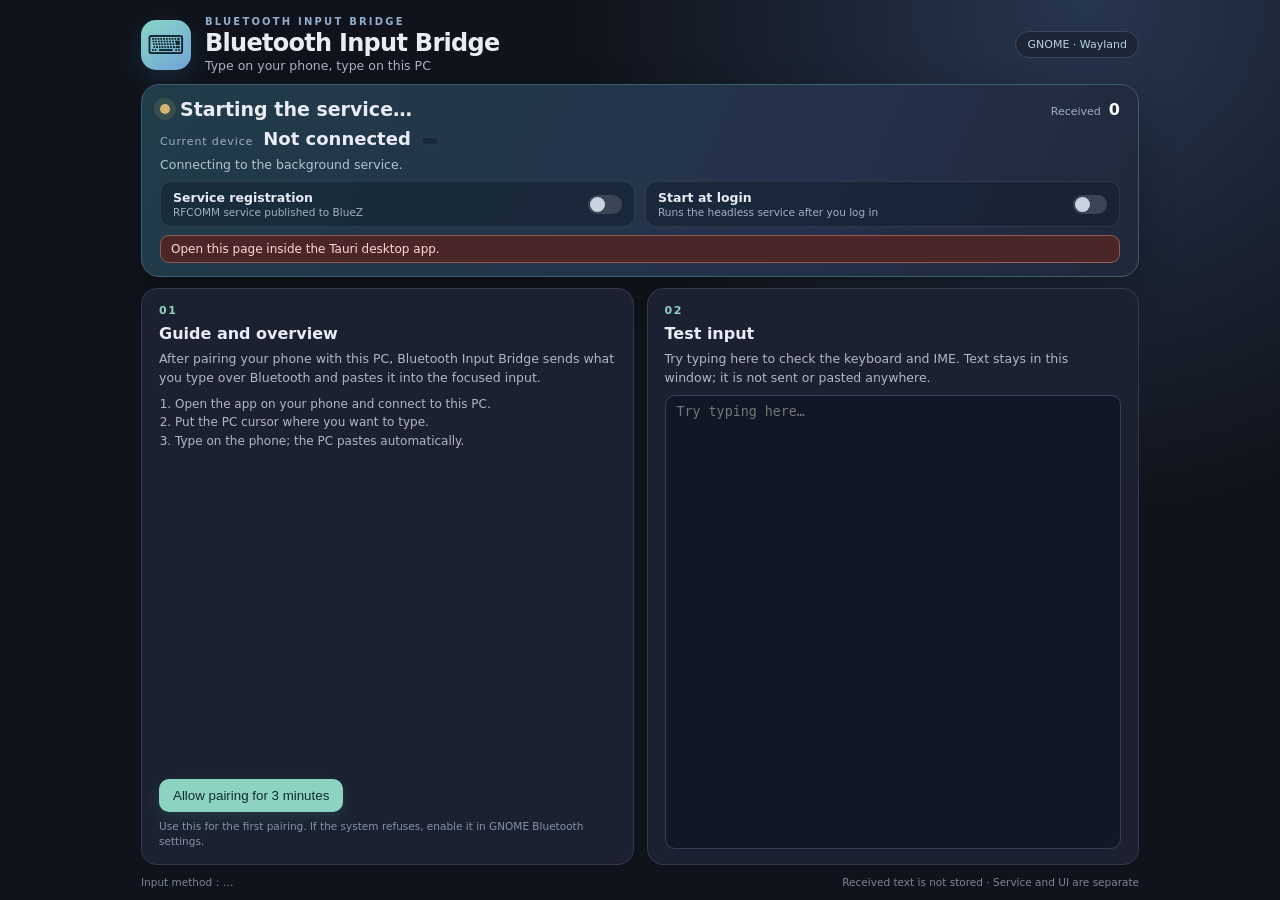
<file: web/index.html>
<!doctype html>
<html lang="zh-CN">
<head>
  <meta charset="UTF-8" />
  <meta name="viewport" content="width=device-width, initial-scale=1.0" />
  <title>蓝牙输入桥 · PC</title>
  <link rel="stylesheet" href="style.css" />
</head>
<body>
  <main class="shell">
    <header>
      <div class="logo">⌨</div>
      <div class="titles">
        <div class="eyebrow">BLUETOOTH INPUT BRIDGE</div>
        <h1 data-i18n="brand">蓝牙输入桥</h1>
        <p data-i18n="tagline">让手机输入法为这台电脑输入文字</p>
      </div>
      <span class="platform">GNOME · Wayland</span>
    </header>

    <section class="status-card">
      <div class="status-head">
        <div class="state-line"><span id="dot" class="dot"></span><span id="state" data-i18n="stateStarting">正在启动服务…</span></div>
        <div class="received"><span data-i18n="received">已接收</span><strong id="count">0</strong></div>
      </div>
      <div class="device-line">
        <span class="label" data-i18n="deviceLabel">当前设备</span>
        <strong id="device" data-i18n="notConnected">未连接</strong>
        <span id="address" class="address"></span>
      </div>
      <p id="hint" class="hint" data-i18n="hintConnecting">正在连接后台服务。</p>
      <div class="toggles">
        <label class="toggle">
          <span class="toggle-text">
            <strong data-i18n="registrationTitle">服务注册</strong>
            <small id="registration-note" data-i18n="registrationNoteOn">向 BlueZ 发布 RFCOMM 服务</small>
          </span>
          <input id="registration" type="checkbox" />
          <span class="switch" aria-hidden="true"></span>
        </label>
        <label class="toggle">
          <span class="toggle-text">
            <strong data-i18n="autostartTitle">开机自启</strong>
            <small data-i18n="autostartNote">登录后自动运行无界面服务</small>
          </span>
          <input id="autostart" type="checkbox" />
          <span class="switch" aria-hidden="true"></span>
        </label>
      </div>
      <p id="error" class="error-line" hidden></p>
    </section>

    <section class="grid">
      <article class="card">
        <span class="step">01</span>
        <h2 data-i18n="guideTitle">软件指引与介绍</h2>
        <p class="intro" data-i18n="guideIntro">手机与这台电脑配对后，「蓝牙输入桥」会把手机输入的内容经蓝牙送到电脑，再粘贴到当前焦点。</p>
        <ol class="steps">
          <li data-i18n="guideStep1">在手机上打开应用，连接本机。</li>
          <li data-i18n="guideStep2">把电脑的光标放进要输入的位置。</li>
          <li data-i18n="guideStep3">在手机上打字，电脑端自动粘贴。</li>
        </ol>
        <button id="pairing" type="button" data-i18n="pairingButton">允许配对 3 分钟</button>
        <p id="pairing-result" class="tiny" data-i18n="pairingHint">首次配对时使用；若系统拒绝，可在 GNOME 蓝牙设置中开启。</p>
      </article>

      <article class="card">
        <span class="step">02</span>
        <h2 data-i18n="testTitle">测试输入框</h2>
        <p class="intro" data-i18n="testIntro">用来试打字，确认键盘和输入法正常。内容只留在本窗口，不会发送，也不会粘贴到别处。</p>
        <textarea id="test-text" data-i18n-placeholder="testPlaceholder" placeholder="在这里试打字…" spellcheck="false"></textarea>
      </article>
    </section>

    <footer>
      <span><span data-i18n="footerMethod">输入方式</span>：<span id="method">…</span></span>
      <span data-i18n="footerPrivacy">不保存收到的文本 · 服务与界面分离</span>
    </footer>
  </main>
  <script src="main.js"></script>
</body>
</html>
</file>
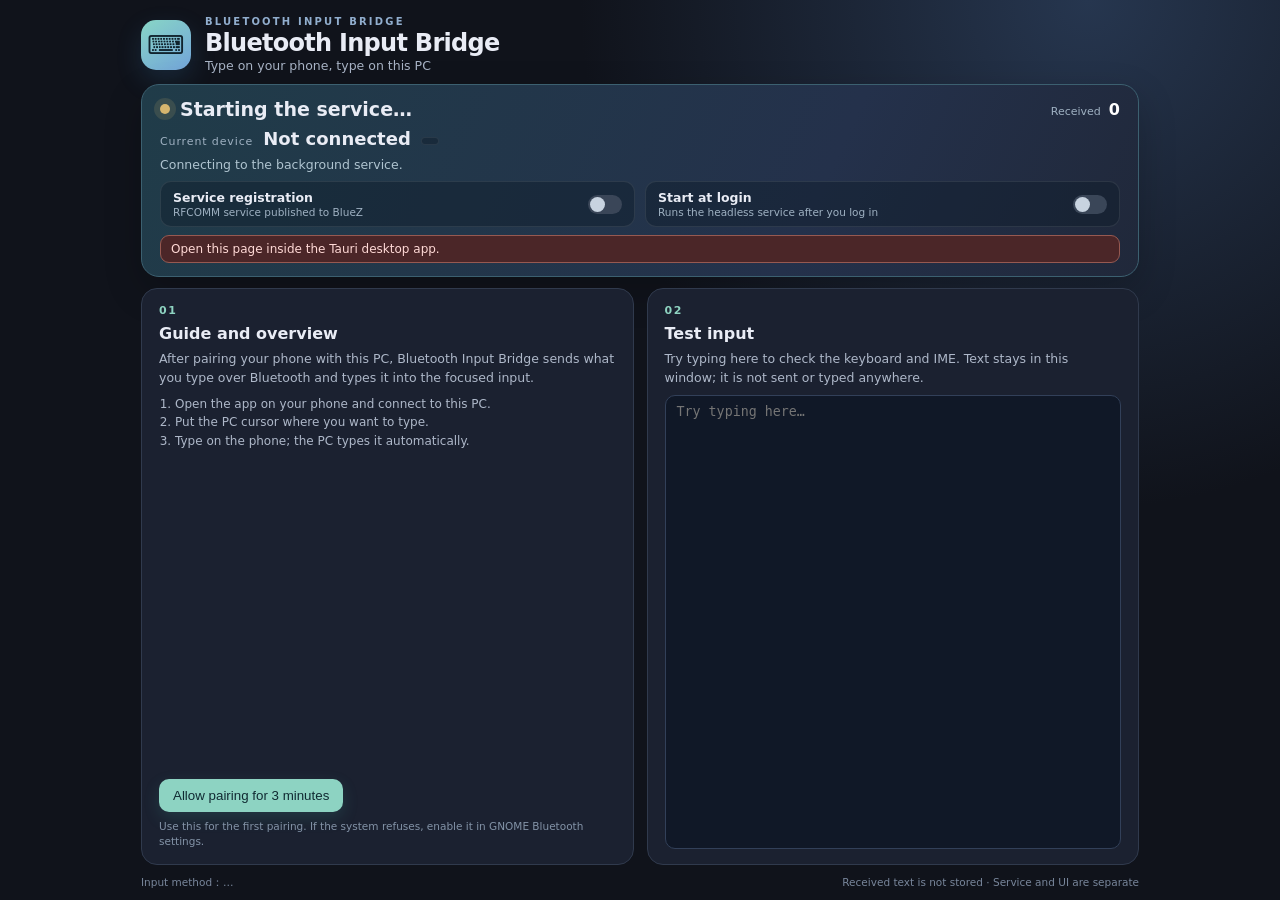
<file: desktop/web/index.html>
<!doctype html>
<html lang="zh-CN">
<head>
  <meta charset="UTF-8" />
  <meta name="viewport" content="width=device-width, initial-scale=1.0" />
  <title>蓝牙输入桥 · PC</title>
  <link rel="stylesheet" href="style.css" />
</head>
<body>
  <main class="shell">
    <header>
      <div class="logo">⌨</div>
      <div class="titles">
        <div class="eyebrow">BLUETOOTH INPUT BRIDGE</div>
        <h1 data-i18n="brand">蓝牙输入桥</h1>
        <p data-i18n="tagline">让手机输入法为这台电脑输入文字</p>
      </div>
      <!-- 平台标签由后端的 get_platform 决定（Windows / Linux），不要在这里写死系统名。 -->
      <span class="platform" id="platform"></span>
    </header>

    <section class="status-card">
      <div class="status-head">
        <div class="state-line"><span id="dot" class="dot"></span><span id="state" data-i18n="stateStarting">正在启动服务…</span></div>
        <div class="received"><span data-i18n="received">已接收</span><strong id="count">0</strong></div>
      </div>
      <div class="device-line">
        <span class="label" data-i18n="deviceLabel">当前设备</span>
        <strong id="device" data-i18n="notConnected">未连接</strong>
        <span id="address" class="address"></span>
      </div>
      <p id="hint" class="hint" data-i18n="hintConnecting">正在连接后台服务。</p>
      <div class="toggles">
        <label class="toggle">
          <span class="toggle-text">
            <strong data-i18n="registrationTitle">服务注册</strong>
            <small id="registration-note" data-i18n="registrationNoteOn">向 BlueZ 发布 RFCOMM 服务</small>
          </span>
          <input id="registration" type="checkbox" />
          <span class="switch" aria-hidden="true"></span>
        </label>
        <label class="toggle">
          <span class="toggle-text">
            <strong data-i18n="autostartTitle">开机自启</strong>
            <small data-i18n="autostartNote">登录后自动运行无界面服务</small>
          </span>
          <input id="autostart" type="checkbox" />
          <span class="switch" aria-hidden="true"></span>
        </label>
      </div>
      <p id="error" class="error-line" hidden></p>
    </section>

    <section class="grid">
      <article class="card">
        <span class="step">01</span>
        <h2 data-i18n="guideTitle">软件指引与介绍</h2>
        <p class="intro" data-i18n="guideIntro">手机与这台电脑配对后，「蓝牙输入桥」会把手机输入的内容经蓝牙送到电脑，再粘贴到当前焦点。</p>
        <ol class="steps">
          <li data-i18n="guideStep1">在手机上打开应用，连接本机。</li>
          <li data-i18n="guideStep2">把电脑的光标放进要输入的位置。</li>
          <li data-i18n="guideStep3">在手机上打字，电脑端自动粘贴。</li>
        </ol>
        <button id="pairing" type="button" data-i18n="pairingButton">允许配对 3 分钟</button>
        <p id="pairing-result" class="tiny" data-i18n="pairingHint">首次配对时使用；若系统拒绝，可在系统蓝牙设置中开启。</p>
      </article>

      <article class="card">
        <span class="step">02</span>
        <h2 data-i18n="testTitle">测试输入框</h2>
        <p class="intro" data-i18n="testIntro">用来试打字，确认键盘和输入法正常。内容只留在本窗口，不会发送，也不会输入到别处。</p>
        <textarea id="test-text" data-i18n-placeholder="testPlaceholder" placeholder="在这里试打字…" spellcheck="false"></textarea>
      </article>
    </section>

    <footer>
      <span><span data-i18n="footerMethod">输入方式</span>：<span id="method">…</span></span>
      <span data-i18n="footerPrivacy">不保存收到的文本 · 服务与界面分离</span>
    </footer>
  </main>
  <script src="main.js"></script>
</body>
</html>
</file>
<file: web/style.css>
:root{
  font-family:Inter,"Noto Sans CJK SC","Microsoft YaHei",system-ui,sans-serif;
  color:#e9ecf5;background:#10131b;font-synthesis:none;
  --panel:#1b2130;--line:#303a4d;--mint:#8dd3c2;--muted:#a9b4c6;
}
*{box-sizing:border-box}
body{
  margin:0;min-height:100vh;
  background:radial-gradient(circle at 85% 0,#26364f 0,transparent 36%),#10131b;
}
.shell{
  max-width:1050px;margin:0 auto;padding:16px 26px 10px;min-height:100vh;
  display:flex;flex-direction:column;gap:11px;
}
header{display:flex;align-items:center;gap:14px}
.logo{
  width:50px;height:50px;display:grid;place-items:center;border-radius:15px;
  background:linear-gradient(145deg,#88d6c6,#72a4d9);color:#10232d;
  font-size:26px;font-weight:700;box-shadow:0 10px 26px #3e88bd30;flex:none;
}
.eyebrow{font-size:10px;letter-spacing:.22em;color:#91aece;font-weight:700}
h1{font-size:24px;margin:2px 0 1px;letter-spacing:-.03em}
header p{margin:0;color:var(--muted);font-size:12.5px}
.platform{
  margin-left:auto;border:1px solid #3b465b;background:#1d2636;border-radius:999px;
  padding:6px 11px;color:#b6d3df;font-size:11px;white-space:nowrap;
}
.status-card{
  background:linear-gradient(115deg,#203c49,#24314b 67%,#20283a);
  border:1px solid #3c6070;border-radius:18px;padding:13px 18px;
  box-shadow:0 14px 38px #0003;display:flex;flex-direction:column;gap:8px;
}
.status-head{display:flex;align-items:center;justify-content:space-between;gap:16px}
.state-line{display:flex;align-items:center;gap:10px;font-size:19px;font-weight:700}
.dot{width:10px;height:10px;border-radius:50%;background:#d6b56e;box-shadow:0 0 0 6px #d6b56e24;flex:none}
.dot.live{background:#76d8af;box-shadow:0 0 0 6px #76d8af26}
.dot.error{background:#ed897f;box-shadow:0 0 0 6px #ed897f23}
.received{display:flex;align-items:baseline;gap:8px;color:#9fb1c2;font-size:11px}
.received strong{font-size:16px;color:#fff}
.device-line{display:flex;align-items:baseline;gap:10px;flex-wrap:wrap}
.device-line .label{color:#9fb1c2;font-size:11px;letter-spacing:.08em}
.device-line strong{font-size:18px}
.address{
  font:11px/1 ui-monospace,SFMono-Regular,monospace;color:#8fa3b8;
  background:#0e1c2b70;border:1px solid #ffffff12;border-radius:7px;padding:3px 8px;
}
.hint{margin:0;color:#afc4d0;font-size:12.5px}
.toggles{display:grid;grid-template-columns:1fr 1fr;gap:10px;margin-top:1px}
.toggle{
  display:flex;align-items:center;gap:10px;background:#0e1c2b70;
  border:1px solid #ffffff16;border-radius:11px;padding:8px 12px;cursor:pointer;position:relative;
}
.toggle-text{display:flex;flex-direction:column;gap:1px;flex:1;min-width:0}
.toggle-text strong{font-size:12.5px}
.toggle-text small{color:#9fb1c2;font-size:10.5px;white-space:nowrap;overflow:hidden;text-overflow:ellipsis}
.toggle input{position:absolute;opacity:0;pointer-events:none}
.switch{width:34px;height:19px;border-radius:999px;background:#3a4658;position:relative;flex:none;transition:background .15s}
.switch::after{
  content:"";position:absolute;top:2px;left:2px;width:15px;height:15px;border-radius:50%;
  background:#c8d3e0;transition:transform .15s,background .15s;
}
.toggle input:checked + .switch{background:#6fc7ae}
.toggle input:checked + .switch::after{transform:translateX(15px);background:#0f2a24}
.toggle input:disabled + .switch{opacity:.45}
.error-line{
  margin:0;color:#ffd9d6;background:#4b2628;border:1px solid #965951;
  border-radius:9px;padding:6px 10px;font-size:12px;
}
.grid{display:grid;grid-template-columns:1fr 1fr;gap:13px;flex:1}
.card{
  background:var(--panel);border:1px solid var(--line);border-radius:16px;padding:15px 17px;
  display:flex;flex-direction:column;gap:7px;
}
.step{font-size:11px;color:#8ed3c1;letter-spacing:.14em;font-weight:800}
h2{font-size:16px;margin:0}
.intro{color:#aeb8c9;font-size:12.5px;line-height:1.5;margin:0}
.steps{margin:0;padding-left:16px;color:#aeb8c9;font-size:12px;line-height:1.55}
button{
  appearance:none;border:0;border-radius:10px;padding:9px 14px;background:var(--mint);
  color:#102a32;font:700 12px inherit;cursor:pointer;box-shadow:0 6px 16px #3e9f9330;
}
button:hover{background:#a1e4d4}
button:disabled{opacity:.5;cursor:wait}
.card button{margin-top:auto;align-self:flex-start}
textarea{
  width:100%;flex:1;min-height:88px;resize:none;background:#101827;border:1px solid #324059;
  border-radius:10px;color:#eef3fa;padding:8px 11px;font:12.5px/1.5 inherit;outline:none;
}
textarea:focus{border-color:#5f9fb1}
.tiny{margin:0;color:#8393a7;font-size:10.5px;line-height:1.45}
footer{display:flex;justify-content:space-between;gap:16px;color:#78869b;font-size:10.5px}
@media(max-width:760px){
  .shell{padding:14px 16px}
  .grid{grid-template-columns:1fr}
  .platform{display:none}
  .toggles{grid-template-columns:1fr}
  .device-line strong{font-size:16px}
}
</file>
<file: desktop/web/style.css>
:root{
  font-family:Inter,"Noto Sans CJK SC","Microsoft YaHei",system-ui,sans-serif;
  color:#e9ecf5;background:#10131b;font-synthesis:none;
  --panel:#1b2130;--line:#303a4d;--mint:#8dd3c2;--muted:#a9b4c6;
}
*{box-sizing:border-box}
body{
  margin:0;min-height:100vh;
  background:radial-gradient(circle at 85% 0,#26364f 0,transparent 36%),#10131b;
}
.shell{
  max-width:1050px;margin:0 auto;padding:16px 26px 10px;min-height:100vh;
  display:flex;flex-direction:column;gap:11px;
}
header{display:flex;align-items:center;gap:14px}
.logo{
  width:50px;height:50px;display:grid;place-items:center;border-radius:15px;
  background:linear-gradient(145deg,#88d6c6,#72a4d9);color:#10232d;
  font-size:26px;font-weight:700;box-shadow:0 10px 26px #3e88bd30;flex:none;
}
.eyebrow{font-size:10px;letter-spacing:.22em;color:#91aece;font-weight:700}
h1{font-size:24px;margin:2px 0 1px;letter-spacing:-.03em}
header p{margin:0;color:var(--muted);font-size:12.5px}
.platform{
  margin-left:auto;border:1px solid #3b465b;background:#1d2636;border-radius:999px;
  padding:6px 11px;color:#b6d3df;font-size:11px;white-space:nowrap;
}
.status-card{
  background:linear-gradient(115deg,#203c49,#24314b 67%,#20283a);
  border:1px solid #3c6070;border-radius:18px;padding:13px 18px;
  box-shadow:0 14px 38px #0003;display:flex;flex-direction:column;gap:8px;
}
.status-head{display:flex;align-items:center;justify-content:space-between;gap:16px}
.state-line{display:flex;align-items:center;gap:10px;font-size:19px;font-weight:700}
.dot{width:10px;height:10px;border-radius:50%;background:#d6b56e;box-shadow:0 0 0 6px #d6b56e24;flex:none}
.dot.live{background:#76d8af;box-shadow:0 0 0 6px #76d8af26}
.dot.error{background:#ed897f;box-shadow:0 0 0 6px #ed897f23}
.received{display:flex;align-items:baseline;gap:8px;color:#9fb1c2;font-size:11px}
.received strong{font-size:16px;color:#fff}
.device-line{display:flex;align-items:baseline;gap:10px;flex-wrap:wrap}
.device-line .label{color:#9fb1c2;font-size:11px;letter-spacing:.08em}
.device-line strong{font-size:18px}
.address{
  font:11px/1 ui-monospace,SFMono-Regular,monospace;color:#8fa3b8;
  background:#0e1c2b70;border:1px solid #ffffff12;border-radius:7px;padding:3px 8px;
}
.hint{margin:0;color:#afc4d0;font-size:12.5px}
.toggles{display:grid;grid-template-columns:1fr 1fr;gap:10px;margin-top:1px}
.toggle{
  display:flex;align-items:center;gap:10px;background:#0e1c2b70;
  border:1px solid #ffffff16;border-radius:11px;padding:8px 12px;cursor:pointer;position:relative;
}
.toggle-text{display:flex;flex-direction:column;gap:1px;flex:1;min-width:0}
.toggle-text strong{font-size:12.5px}
.toggle-text small{color:#9fb1c2;font-size:10.5px;white-space:nowrap;overflow:hidden;text-overflow:ellipsis}
.toggle input{position:absolute;opacity:0;pointer-events:none}
.switch{width:34px;height:19px;border-radius:999px;background:#3a4658;position:relative;flex:none;transition:background .15s}
.switch::after{
  content:"";position:absolute;top:2px;left:2px;width:15px;height:15px;border-radius:50%;
  background:#c8d3e0;transition:transform .15s,background .15s;
}
.toggle input:checked + .switch{background:#6fc7ae}
.toggle input:checked + .switch::after{transform:translateX(15px);background:#0f2a24}
.toggle input:disabled + .switch{opacity:.45}
.error-line{
  margin:0;color:#ffd9d6;background:#4b2628;border:1px solid #965951;
  border-radius:9px;padding:6px 10px;font-size:12px;
}
.grid{display:grid;grid-template-columns:1fr 1fr;gap:13px;flex:1}
.card{
  background:var(--panel);border:1px solid var(--line);border-radius:16px;padding:15px 17px;
  display:flex;flex-direction:column;gap:7px;
}
.step{font-size:11px;color:#8ed3c1;letter-spacing:.14em;font-weight:800}
h2{font-size:16px;margin:0}
.intro{color:#aeb8c9;font-size:12.5px;line-height:1.5;margin:0}
.steps{margin:0;padding-left:16px;color:#aeb8c9;font-size:12px;line-height:1.55}
button{
  appearance:none;border:0;border-radius:10px;padding:9px 14px;background:var(--mint);
  color:#102a32;font:700 12px inherit;cursor:pointer;box-shadow:0 6px 16px #3e9f9330;
}
button:hover{background:#a1e4d4}
button:disabled{opacity:.5;cursor:wait}
.card button{margin-top:auto;align-self:flex-start}
textarea{
  width:100%;flex:1;min-height:88px;resize:none;background:#101827;border:1px solid #324059;
  border-radius:10px;color:#eef3fa;padding:8px 11px;font:12.5px/1.5 inherit;outline:none;
}
textarea:focus{border-color:#5f9fb1}
.tiny{margin:0;color:#8393a7;font-size:10.5px;line-height:1.45}
footer{display:flex;justify-content:space-between;gap:16px;color:#78869b;font-size:10.5px}
@media(max-width:760px){
  .shell{padding:14px 16px}
  .grid{grid-template-columns:1fr}
  .platform{display:none}
  .toggles{grid-template-columns:1fr}
  .device-line strong{font-size:16px}
}
</file>
